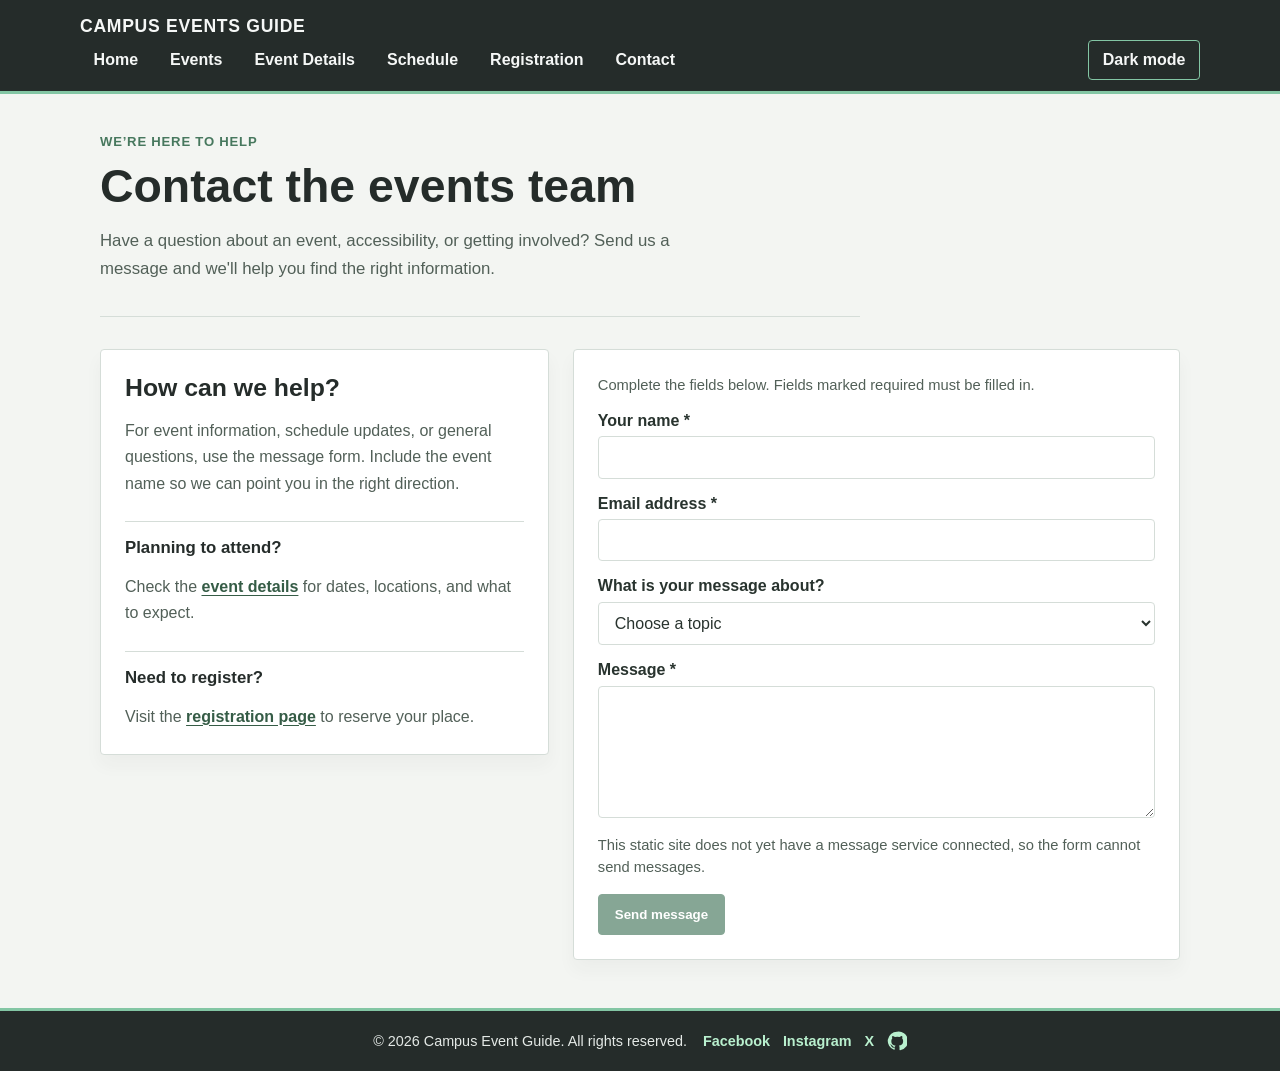
<file: contact.html>
<!DOCTYPE html>
<html lang="en">
<head>
    <meta charset="UTF-8">
    <meta name="viewport" content="width=device-width, initial-scale=1.0">
    <title>Contact | Campus Event Guide</title>
    <link rel="stylesheet" href="style.css">
</head>
<body>
    <header class="site-header">
        <div class="brand-wrap">
            <span class="brand-mark">Campus Events Guide</span>
        </div>
        <nav class="navbar" aria-label="Main navigation">
            <ul>
                <li><a href="index.html">Home</a></li>
                <li><a href="events.html">Events</a></li>
                <li><a href="event-details.html">Event Details</a></li>
                <li><a href="schedule.html">Schedule</a></li>
                <li><a href="registration.html">Registration</a></li>
                <li><a href="contact.html" aria-current="page">Contact</a></li>
            </ul>
            <label class="theme-toggle" for="theme-toggle">
                <input id="theme-toggle" type="checkbox" aria-label="Toggle dark mode">
                <span>Dark mode</span>
            </label>
        </nav>
    </header>
    <main class="content-page">
        <section class="page-intro" aria-labelledby="contact-title">
            <p class="eyebrow">We’re here to help</p>
            <h1 id="contact-title">Contact the events team</h1>
            <p>Have a question about an event, accessibility, or getting involved? Send us a message and we'll help you find the right information.</p>
        </section>

        <section class="contact-layout" aria-label="Contact information and message form">
            <div class="contact-info">
                <h2>How can we help?</h2>
                <p>For event information, schedule updates, or general questions, use the message form. Include the event name so we can point you in the right direction.</p>
                <div class="contact-note">
                    <h3>Planning to attend?</h3>
                    <p>Check the <a class="text-link" href="event-details.html">event details</a> for dates, locations, and what to expect.</p>
                </div>
                <div class="contact-note">
                    <h3>Need to register?</h3>
                    <p>Visit the <a class="text-link" href="registration.html">registration page</a> to reserve your place.</p>
                </div>
            </div>

            <form class="contact-form">
                <p class="form-note">Complete the fields below. Fields marked required must be filled in.</p>
                <div class="form-field">
                    <label for="contact-name">Your name <span aria-hidden="true">*</span></label>
                    <input id="contact-name" name="name" type="text" autocomplete="name" required>
                </div>
                <div class="form-field">
                    <label for="contact-email">Email address <span aria-hidden="true">*</span></label>
                    <input id="contact-email" name="email" type="email" autocomplete="email" required>
                </div>
                <div class="form-field">
                    <label for="contact-topic">What is your message about?</label>
                    <select id="contact-topic" name="topic">
                        <option value="">Choose a topic</option>
                        <option value="event">An upcoming event</option>
                        <option value="accessibility">Accessibility</option>
                        <option value="participation">Getting involved</option>
                        <option value="other">Something else</option>
                    </select>
                </div>
                <div class="form-field">
                    <label for="contact-message">Message <span aria-hidden="true">*</span></label>
                    <textarea id="contact-message" name="message" rows="6" required></textarea>
                </div>
                <p class="form-note">This static site does not yet have a message service connected, so the form cannot send messages.</p>
                <button class="action-link" type="button" disabled>Send message</button>
            </form>
        </section>
    </main>
    <footer class="footer">
        <div class="footer-content">
            <p>&copy; 2026 Campus Event Guide. All rights reserved.</p>
            <ul class="social-links" aria-label="Social media links">
                <li><a href="https://www.facebook.com" target="_blank" rel="noreferrer">Facebook</a></li>
                <li><a href="https://www.instagram.com" target="_blank" rel="noreferrer">Instagram</a></li>
                <li><a href="https://www.x.com" target="_blank" rel="noreferrer">X</a></li>
                <li><a href="https://github.com/s-yaseen-s/Campus-Event" target="_blank" rel="noopener noreferrer" aria-label="Campus Event Guide on GitHub" title="Campus Event Guide on GitHub"><svg class="github-icon" viewBox="0 0 24 24" aria-hidden="true"><path d="M12 .9a11.1 11.1 0 0 0-3.51 21.63c.56.1.76-.24.76-.54v-2.1c-3.1.68-3.76-1.32-3.76-1.32-.51-1.3-1.24-1.65-1.24-1.65-1.01-.69.08-.68.08-.68 1.12.08 1.71 1.15 1.71 1.15 1 .1.99 2.18 3.53 1.55.1-.72.4-1.2.71-1.48-2.48-.28-5.09-1.24-5.09-5.52 0-1.22.44-2.22 1.15-3-.12-.28-.5-1.42.11-2.96 0 0 .94-.3 3.05 1.15a10.6 10.6 0 0 1 5.55 0c2.12-1.44 3.05-1.15 3.05-1.15.61 1.54.23 2.68.11 2.96.72.78 1.15 1.78 1.15 3.01 0 4.29-2.62 5.23-5.11 5.5.4.35.76 1.03.76 2.08v3.06c0 .3.2.65.77.54A11.1 11.1 0 0 0 12 .9Z"/></svg></a></li>
            </ul>
        </div>
    </footer>
</body>
</html>
</file>
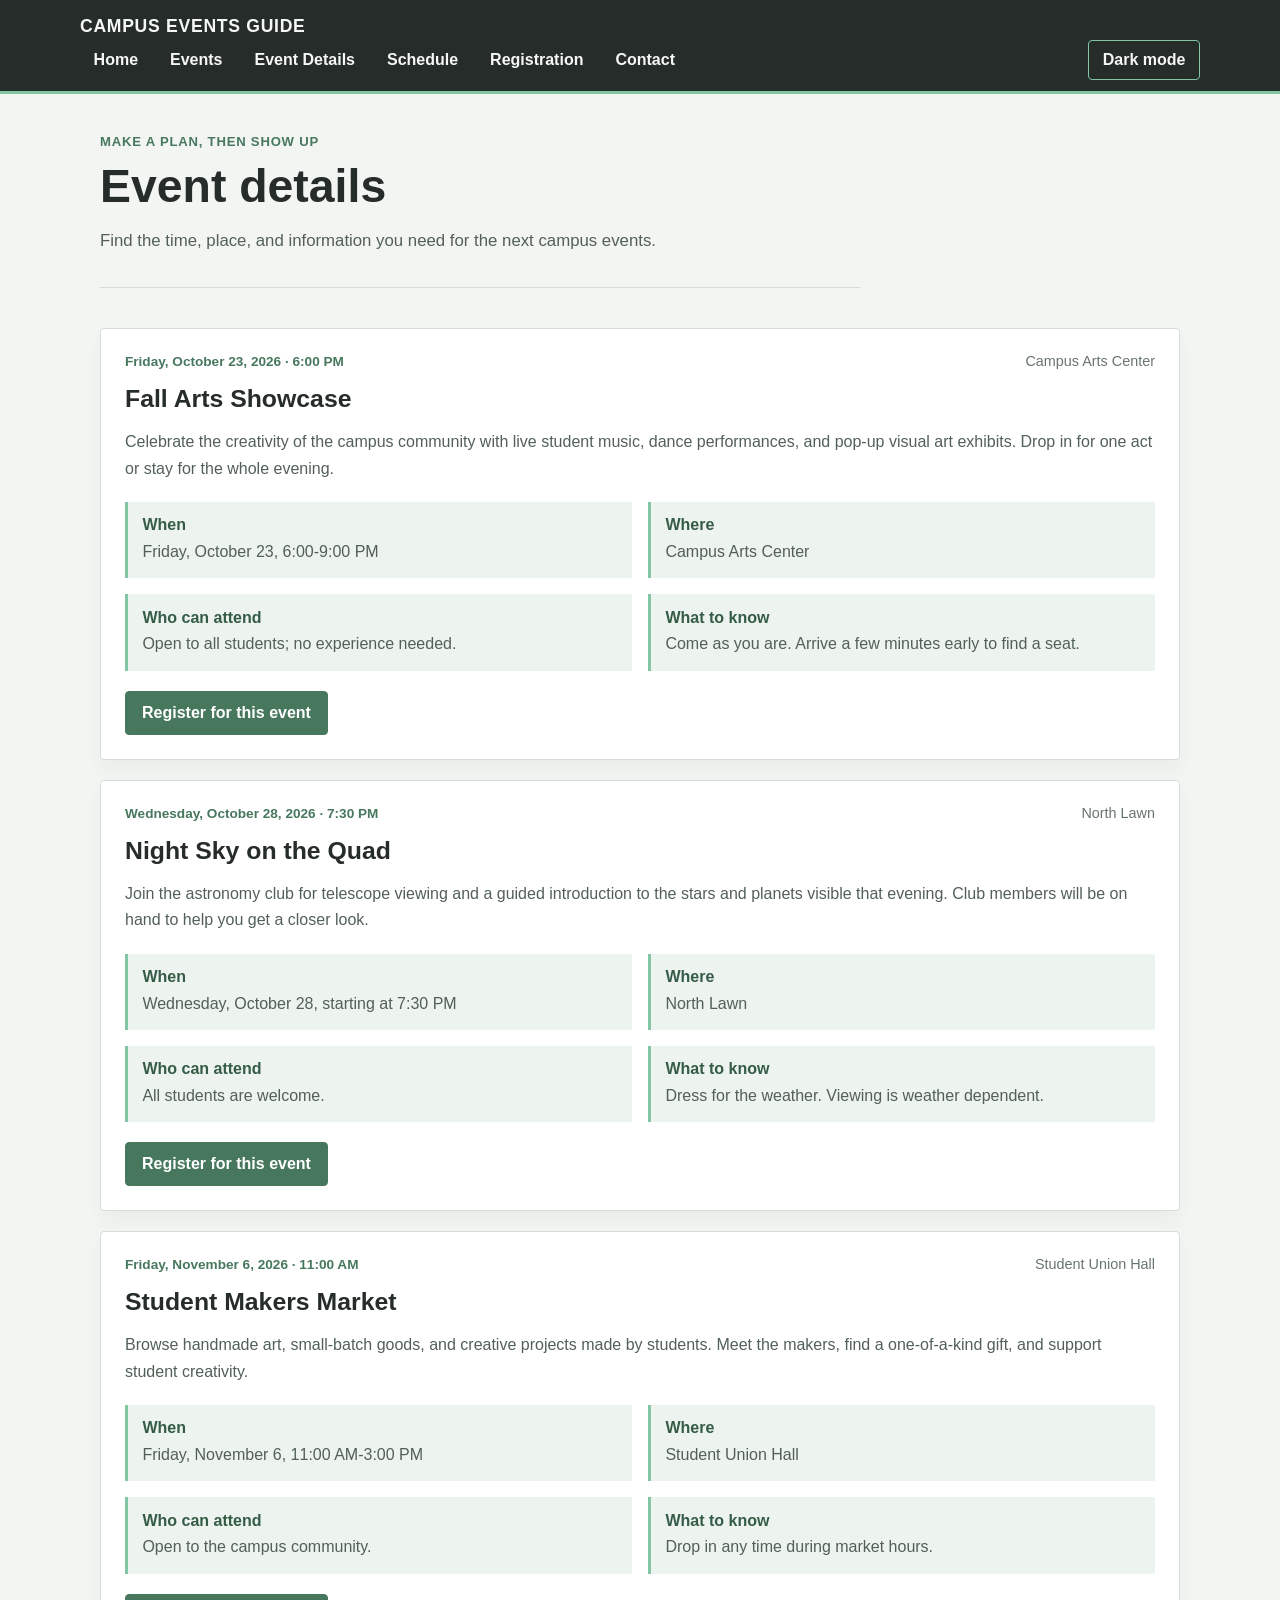
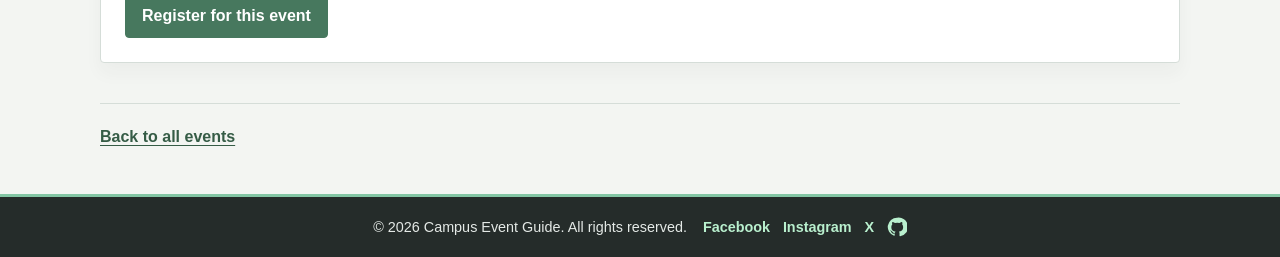
<file: event-details.html>
<!DOCTYPE html>
<html lang="en">
<head>
    <meta charset="UTF-8">
    <meta name="viewport" content="width=device-width, initial-scale=1.0">
    <title>Event Details | Campus Event Guide</title>
    <link rel="stylesheet" href="style.css">
</head>
<body>
    <header class="site-header">
        <div class="brand-wrap">
            <span class="brand-mark">Campus Events Guide</span>
        </div>
        <nav class="navbar" aria-label="Main navigation">
            <ul>
                <li><a href="index.html">Home</a></li>
                <li><a href="events.html">Events</a></li>
                <li><a href="event-details.html" aria-current="page">Event Details</a></li>
                <li><a href="schedule.html">Schedule</a></li>
                <li><a href="registration.html">Registration</a></li>
                <li><a href="contact.html">Contact</a></li>
            </ul>
            <label class="theme-toggle" for="theme-toggle">
                <input id="theme-toggle" type="checkbox" aria-label="Toggle dark mode">
                <span>Dark mode</span>
            </label>
        </nav>
    </header>
    <main class="content-page">
        <section class="page-intro" aria-labelledby="details-title">
            <p class="eyebrow">Make a plan, then show up</p>
            <h1 id="details-title">Event details</h1>
            <p>Find the time, place, and information you need for the next campus events.</p>
        </section>

        <section class="content-section detail-list" aria-label="Upcoming event details">
            <article class="detail-card" id="fall-arts-showcase">
                <div class="detail-heading">
                    <p class="event-date"><time datetime="2026-10-23">Friday, October 23, 2026</time> · 6:00 PM</p>
                    <span class="event-place">Campus Arts Center</span>
                </div>
                <h2>Fall Arts Showcase</h2>
                <p>Celebrate the creativity of the campus community with live student music, dance performances, and pop-up visual art exhibits. Drop in for one act or stay for the whole evening.</p>
                <dl class="event-facts">
                    <div><dt>When</dt><dd>Friday, October 23, 6:00-9:00 PM</dd></div>
                    <div><dt>Where</dt><dd>Campus Arts Center</dd></div>
                    <div><dt>Who can attend</dt><dd>Open to all students; no experience needed.</dd></div>
                    <div><dt>What to know</dt><dd>Come as you are. Arrive a few minutes early to find a seat.</dd></div>
                </dl>
                <a class="action-link" href="registration.html">Register for this event</a>
            </article>

            <article class="detail-card" id="night-sky-on-the-quad">
                <div class="detail-heading">
                    <p class="event-date"><time datetime="2026-10-28">Wednesday, October 28, 2026</time> · 7:30 PM</p>
                    <span class="event-place">North Lawn</span>
                </div>
                <h2>Night Sky on the Quad</h2>
                <p>Join the astronomy club for telescope viewing and a guided introduction to the stars and planets visible that evening. Club members will be on hand to help you get a closer look.</p>
                <dl class="event-facts">
                    <div><dt>When</dt><dd>Wednesday, October 28, starting at 7:30 PM</dd></div>
                    <div><dt>Where</dt><dd>North Lawn</dd></div>
                    <div><dt>Who can attend</dt><dd>All students are welcome.</dd></div>
                    <div><dt>What to know</dt><dd>Dress for the weather. Viewing is weather dependent.</dd></div>
                </dl>
                <a class="action-link" href="registration.html">Register for this event</a>
            </article>

            <article class="detail-card" id="student-makers-market">
                <div class="detail-heading">
                    <p class="event-date"><time datetime="2026-11-06">Friday, November 6, 2026</time> · 11:00 AM</p>
                    <span class="event-place">Student Union Hall</span>
                </div>
                <h2>Student Makers Market</h2>
                <p>Browse handmade art, small-batch goods, and creative projects made by students. Meet the makers, find a one-of-a-kind gift, and support student creativity.</p>
                <dl class="event-facts">
                    <div><dt>When</dt><dd>Friday, November 6, 11:00 AM-3:00 PM</dd></div>
                    <div><dt>Where</dt><dd>Student Union Hall</dd></div>
                    <div><dt>Who can attend</dt><dd>Open to the campus community.</dd></div>
                    <div><dt>What to know</dt><dd>Drop in any time during market hours.</dd></div>
                </dl>
                <a class="action-link" href="registration.html">Register for this event</a>
            </article>
        </section>

        <p class="back-link"><a class="text-link" href="events.html">Back to all events</a></p>
    </main>
    <footer class="footer">
        <div class="footer-content">
            <p>&copy; 2026 Campus Event Guide. All rights reserved.</p>
            <ul class="social-links" aria-label="Social media links">
                <li><a href="https://www.facebook.com" target="_blank" rel="noreferrer">Facebook</a></li>
                <li><a href="https://www.instagram.com" target="_blank" rel="noreferrer">Instagram</a></li>
                <li><a href="https://www.x.com" target="_blank" rel="noreferrer">X</a></li>
                <li><a href="https://github.com/s-yaseen-s/Campus-Event" target="_blank" rel="noopener noreferrer" aria-label="Campus Event Guide on GitHub" title="Campus Event Guide on GitHub"><svg class="github-icon" viewBox="0 0 24 24" aria-hidden="true"><path d="M12 .9a11.1 11.1 0 0 0-3.51 21.63c.56.1.76-.24.76-.54v-2.1c-3.1.68-3.76-1.32-3.76-1.32-.51-1.3-1.24-1.65-1.24-1.65-1.01-.69.08-.68.08-.68 1.12.08 1.71 1.15 1.71 1.15 1 .1.99 2.18 3.53 1.55.1-.72.4-1.2.71-1.48-2.48-.28-5.09-1.24-5.09-5.52 0-1.22.44-2.22 1.15-3-.12-.28-.5-1.42.11-2.96 0 0 .94-.3 3.05 1.15a10.6 10.6 0 0 1 5.55 0c2.12-1.44 3.05-1.15 3.05-1.15.61 1.54.23 2.68.11 2.96.72.78 1.15 1.78 1.15 3.01 0 4.29-2.62 5.23-5.11 5.5.4.35.76 1.03.76 2.08v3.06c0 .3.2.65.77.54A11.1 11.1 0 0 0 12 .9Z"/></svg></a></li>
            </ul>
        </div>
    </footer>
</body>
</html>
</file>
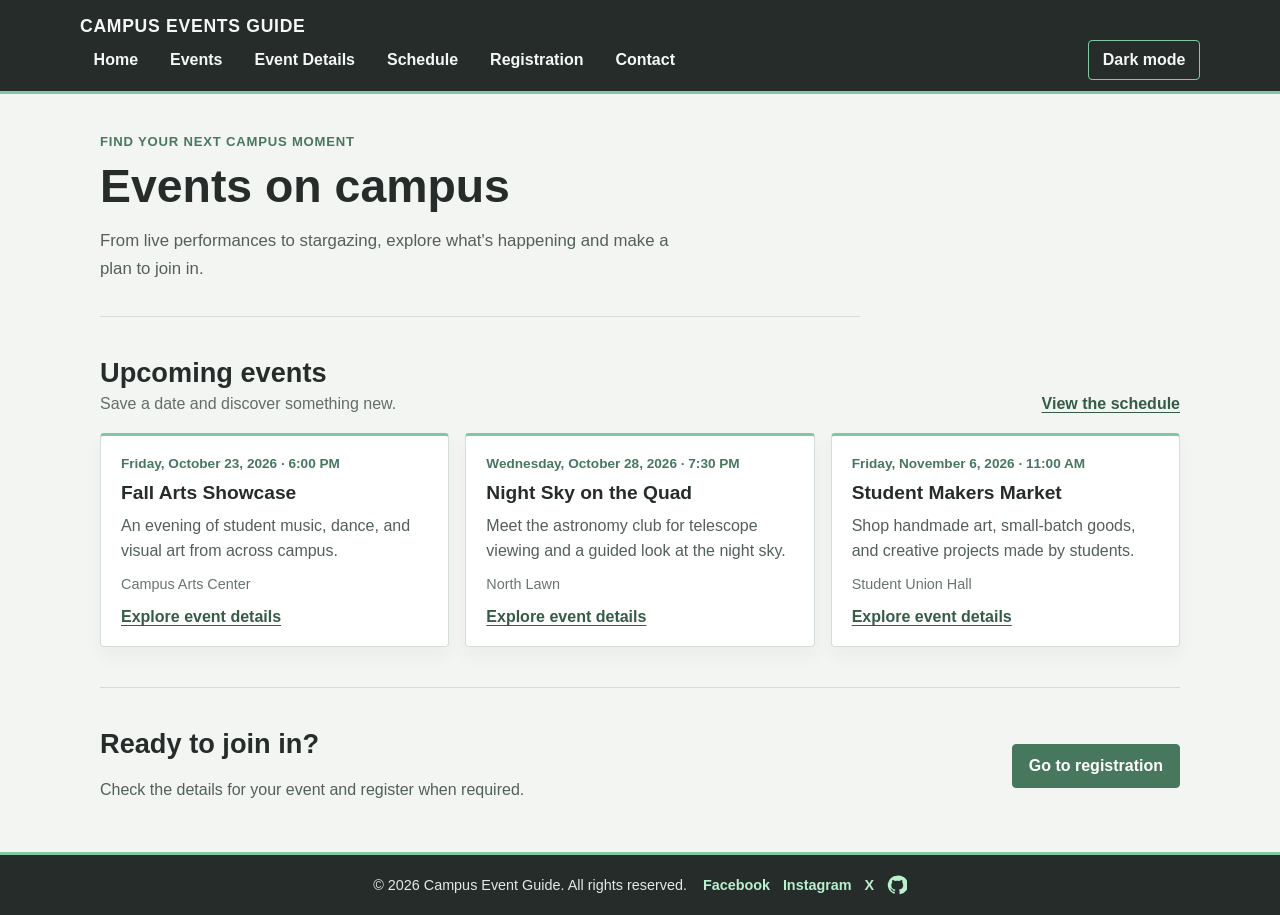
<file: events.html>
<!DOCTYPE html>
<html lang="en">
<head>
    <meta charset="UTF-8">
    <meta name="viewport" content="width=device-width, initial-scale=1.0">
    <title>Events | Campus Event Guide</title>
    <link rel="stylesheet" href="style.css">
</head>
<body>
    <header class="site-header">
        <div class="brand-wrap">
            <span class="brand-mark">Campus Events Guide</span>
        </div>
        <nav class="navbar" aria-label="Main navigation">
            <ul>
                <li><a href="index.html">Home</a></li>
                <li><a href="events.html" aria-current="page">Events</a></li>
                <li><a href="event-details.html">Event Details</a></li>
                <li><a href="schedule.html">Schedule</a></li>
                <li><a href="registration.html">Registration</a></li>
                <li><a href="contact.html">Contact</a></li>
            </ul>
            <label class="theme-toggle" for="theme-toggle">
                <input id="theme-toggle" type="checkbox" aria-label="Toggle dark mode">
                <span>Dark mode</span>
            </label>
        </nav>
    </header>
    <main class="content-page">
        <section class="page-intro" aria-labelledby="events-title">
            <p class="eyebrow">Find your next campus moment</p>
            <h1 id="events-title">Events on campus</h1>
            <p>From live performances to stargazing, explore what's happening and make a plan to join in.</p>
        </section>

        <section class="content-section" aria-labelledby="upcoming-events-title">
            <div class="section-heading">
                <div>
                    <h2 id="upcoming-events-title">Upcoming events</h2>
                    <p>Save a date and discover something new.</p>
                </div>
                <a class="text-link" href="schedule.html">View the schedule</a>
            </div>
            <div class="event-list">
                <article class="event-card">
                    <p class="event-date"><time datetime="2026-10-23">Friday, October 23, 2026</time> · 6:00 PM</p>
                    <h3>Fall Arts Showcase</h3>
                    <p>An evening of student music, dance, and visual art from across campus.</p>
                    <span class="event-place">Campus Arts Center</span>
                    <a class="text-link" href="event-details.html#fall-arts-showcase">Explore event details</a>
                </article>
                <article class="event-card">
                    <p class="event-date"><time datetime="2026-10-28">Wednesday, October 28, 2026</time> · 7:30 PM</p>
                    <h3>Night Sky on the Quad</h3>
                    <p>Meet the astronomy club for telescope viewing and a guided look at the night sky.</p>
                    <span class="event-place">North Lawn</span>
                    <a class="text-link" href="event-details.html#night-sky-on-the-quad">Explore event details</a>
                </article>
                <article class="event-card">
                    <p class="event-date"><time datetime="2026-11-06">Friday, November 6, 2026</time> · 11:00 AM</p>
                    <h3>Student Makers Market</h3>
                    <p>Shop handmade art, small-batch goods, and creative projects made by students.</p>
                    <span class="event-place">Student Union Hall</span>
                    <a class="text-link" href="event-details.html#student-makers-market">Explore event details</a>
                </article>
            </div>
        </section>

        <section class="visit-section page-cta" aria-labelledby="plan-title">
            <div class="visit-copy">
                <h2 id="plan-title">Ready to join in?</h2>
                <p>Check the details for your event and register when required.</p>
            </div>
            <a class="action-link" href="registration.html">Go to registration</a>
        </section>
    </main>
    <footer class="footer">
        <div class="footer-content">
            <p>&copy; 2026 Campus Event Guide. All rights reserved.</p>
            <ul class="social-links" aria-label="Social media links">
                <li><a href="https://www.facebook.com" target="_blank" rel="noreferrer">Facebook</a></li>
                <li><a href="https://www.instagram.com" target="_blank" rel="noreferrer">Instagram</a></li>
                <li><a href="https://www.x.com" target="_blank" rel="noreferrer">X</a></li>
                <li><a href="https://github.com/s-yaseen-s/Campus-Event" target="_blank" rel="noopener noreferrer" aria-label="Campus Event Guide on GitHub" title="Campus Event Guide on GitHub"><svg class="github-icon" viewBox="0 0 24 24" aria-hidden="true"><path d="M12 .9a11.1 11.1 0 0 0-3.51 21.63c.56.1.76-.24.76-.54v-2.1c-3.1.68-3.76-1.32-3.76-1.32-.51-1.3-1.24-1.65-1.24-1.65-1.01-.69.08-.68.08-.68 1.12.08 1.71 1.15 1.71 1.15 1 .1.99 2.18 3.53 1.55.1-.72.4-1.2.71-1.48-2.48-.28-5.09-1.24-5.09-5.52 0-1.22.44-2.22 1.15-3-.12-.28-.5-1.42.11-2.96 0 0 .94-.3 3.05 1.15a10.6 10.6 0 0 1 5.55 0c2.12-1.44 3.05-1.15 3.05-1.15.61 1.54.23 2.68.11 2.96.72.78 1.15 1.78 1.15 3.01 0 4.29-2.62 5.23-5.11 5.5.4.35.76 1.03.76 2.08v3.06c0 .3.2.65.77.54A11.1 11.1 0 0 0 12 .9Z"/></svg></a></li>
            </ul>
        </div>
    </footer>
</body>
</html>
</file>
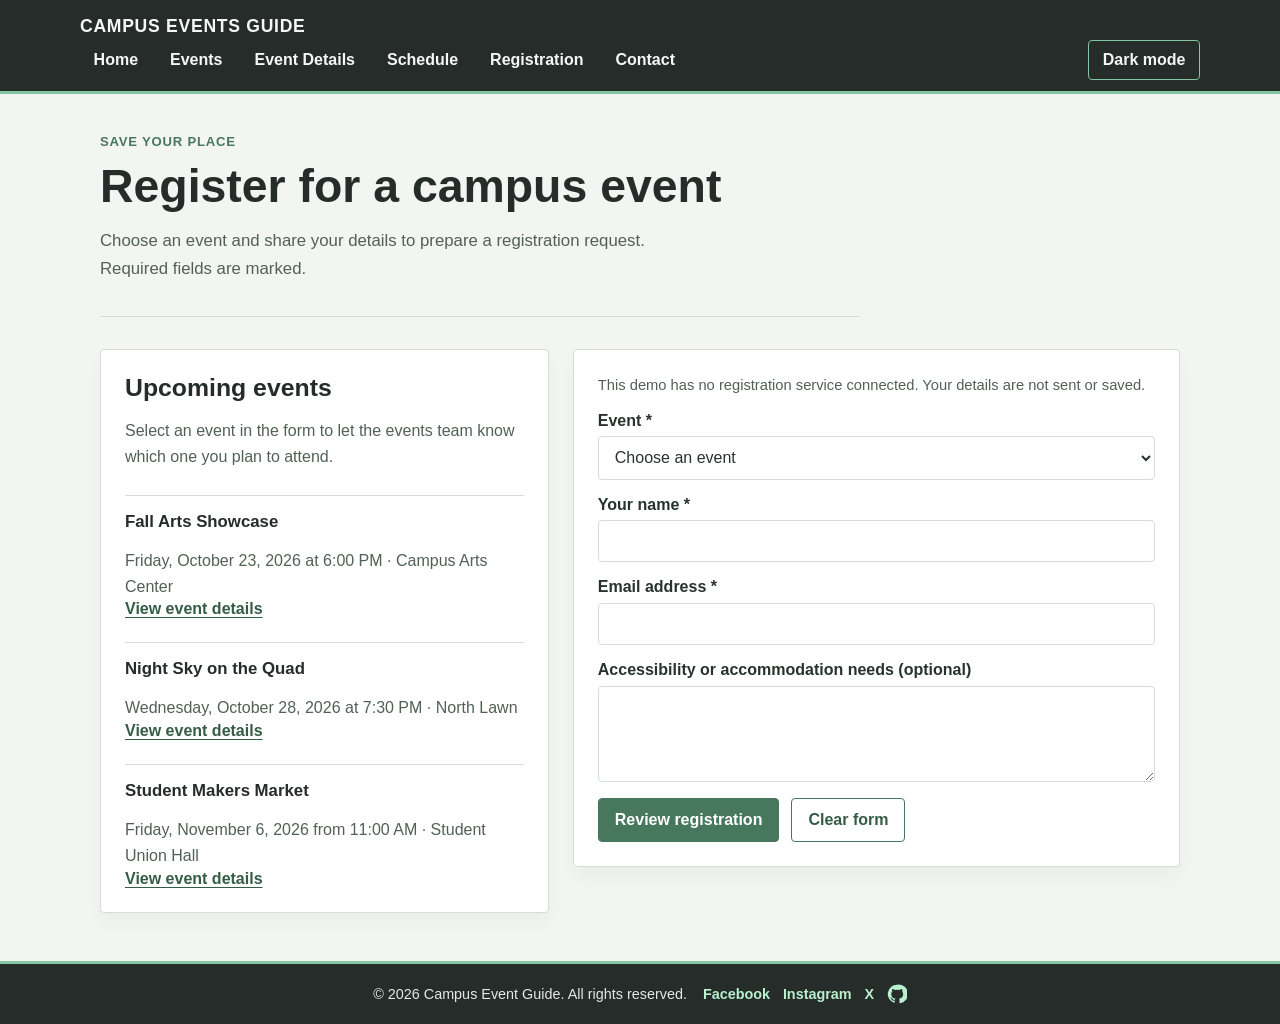
<file: registration.html>
<!DOCTYPE html>
<html lang="en">
<head>
    <meta charset="UTF-8">
    <meta name="viewport" content="width=device-width, initial-scale=1.0">
    <title>Registration | Campus Event Guide</title>
    <link rel="stylesheet" href="style.css">
</head>
<body>
    <header class="site-header">
        <div class="brand-wrap">
            <span class="brand-mark">Campus Events Guide</span>
        </div>
        <nav class="navbar" aria-label="Main navigation">
            <ul>
                <li><a href="index.html">Home</a></li>
                <li><a href="events.html">Events</a></li>
                <li><a href="event-details.html">Event Details</a></li>
                <li><a href="schedule.html">Schedule</a></li>
                <li><a href="registration.html" aria-current="page">Registration</a></li>
                <li><a href="contact.html">Contact</a></li>
            </ul>
            <label class="theme-toggle" for="theme-toggle">
                <input id="theme-toggle" type="checkbox" aria-label="Toggle dark mode">
                <span>Dark mode</span>
            </label>
        </nav>
    </header>
    <main class="content-page">
        <section class="page-intro" aria-labelledby="registration-title">
            <p class="eyebrow">Save your place</p>
            <h1 id="registration-title">Register for a campus event</h1>
            <p>Choose an event and share your details to prepare a registration request. Required fields are marked.</p>
        </section>

        <section class="contact-layout" aria-label="Event registration form and information">
            <div class="contact-info">
                <h2>Upcoming events</h2>
                <p>Select an event in the form to let the events team know which one you plan to attend.</p>
                <div class="contact-note">
                    <h3>Fall Arts Showcase</h3>
                    <p>Friday, October 23, 2026 at 6:00 PM · Campus Arts Center</p>
                    <a class="text-link" href="event-details.html#fall-arts-showcase">View event details</a>
                </div>
                <div class="contact-note">
                    <h3>Night Sky on the Quad</h3>
                    <p>Wednesday, October 28, 2026 at 7:30 PM · North Lawn</p>
                    <a class="text-link" href="event-details.html#night-sky-on-the-quad">View event details</a>
                </div>
                <div class="contact-note">
                    <h3>Student Makers Market</h3>
                    <p>Friday, November 6, 2026 from 11:00 AM · Student Union Hall</p>
                    <a class="text-link" href="event-details.html#student-makers-market">View event details</a>
                </div>
            </div>

            <form class="contact-form" id="registration-form">
                <p class="form-note">This demo has no registration service connected. Your details are not sent or saved.</p>
                <div class="form-field">
                    <label for="registration-event">Event <span aria-hidden="true">*</span></label>
                    <select id="registration-event" name="event" required>
                        <option value="">Choose an event</option>
                        <option value="fall-arts-showcase">Fall Arts Showcase — October 23</option>
                        <option value="night-sky-on-the-quad">Night Sky on the Quad — October 28</option>
                        <option value="student-makers-market">Student Makers Market — November 6</option>
                    </select>
                </div>
                <div class="form-field">
                    <label for="registration-name">Your name <span aria-hidden="true">*</span></label>
                    <input id="registration-name" name="name" type="text" autocomplete="name" required>
                </div>
                <div class="form-field">
                    <label for="registration-email">Email address <span aria-hidden="true">*</span></label>
                    <input id="registration-email" name="email" type="email" autocomplete="email" required>
                </div>
                <div class="form-field">
                    <label for="registration-notes">Accessibility or accommodation needs <span>(optional)</span></label>
                    <textarea id="registration-notes" name="accessibility-needs" rows="4"></textarea>
                </div>
                <div class="registration-actions">
                    <button class="action-link" type="submit">Review registration</button>
                    <button class="action-link secondary" type="reset">Clear form</button>
                </div>
                <p class="form-note" id="registration-status" role="status" aria-live="polite"></p>
            </form>
        </section>
    </main>
    <footer class="footer">
        <div class="footer-content">
            <p>&copy; 2026 Campus Event Guide. All rights reserved.</p>
            <ul class="social-links" aria-label="Social media links">
                <li><a href="https://www.facebook.com" target="_blank" rel="noreferrer">Facebook</a></li>
                <li><a href="https://www.instagram.com" target="_blank" rel="noreferrer">Instagram</a></li>
                <li><a href="https://www.x.com" target="_blank" rel="noreferrer">X</a></li>
                <li><a href="https://github.com/s-yaseen-s/Campus-Event" target="_blank" rel="noopener noreferrer" aria-label="Campus Event Guide on GitHub" title="Campus Event Guide on GitHub"><svg class="github-icon" viewBox="0 0 24 24" aria-hidden="true"><path d="M12 .9a11.1 11.1 0 0 0-3.51 21.63c.56.1.76-.24.76-.54v-2.1c-3.1.68-3.76-1.32-3.76-1.32-.51-1.3-1.24-1.65-1.24-1.65-1.01-.69.08-.68.08-.68 1.12.08 1.71 1.15 1.71 1.15 1 .1.99 2.18 3.53 1.55.1-.72.4-1.2.71-1.48-2.48-.28-5.09-1.24-5.09-5.52 0-1.22.44-2.22 1.15-3-.12-.28-.5-1.42.11-2.96 0 0 .94-.3 3.05 1.15a10.6 10.6 0 0 1 5.55 0c2.12-1.44 3.05-1.15 3.05-1.15.61 1.54.23 2.68.11 2.96.72.78 1.15 1.78 1.15 3.01 0 4.29-2.62 5.23-5.11 5.5.4.35.76 1.03.76 2.08v3.06c0 .3.2.65.77.54A11.1 11.1 0 0 0 12 .9Z"/></svg></a></li>
            </ul>
        </div>
    </footer>
    <script>
        const registrationForm = document.getElementById("registration-form");
        const registrationStatus = document.getElementById("registration-status");

        registrationForm.addEventListener("submit", (event) => {
            event.preventDefault();
            const selectedEvent = registrationForm.elements.event.selectedOptions[0].text;
            registrationStatus.textContent = `Your details for ${selectedEvent} are ready. This demo does not send or save registrations.`;
        });

        registrationForm.addEventListener("reset", () => {
            registrationStatus.textContent = "";
        });
    </script>
</body>
</html>
</file>
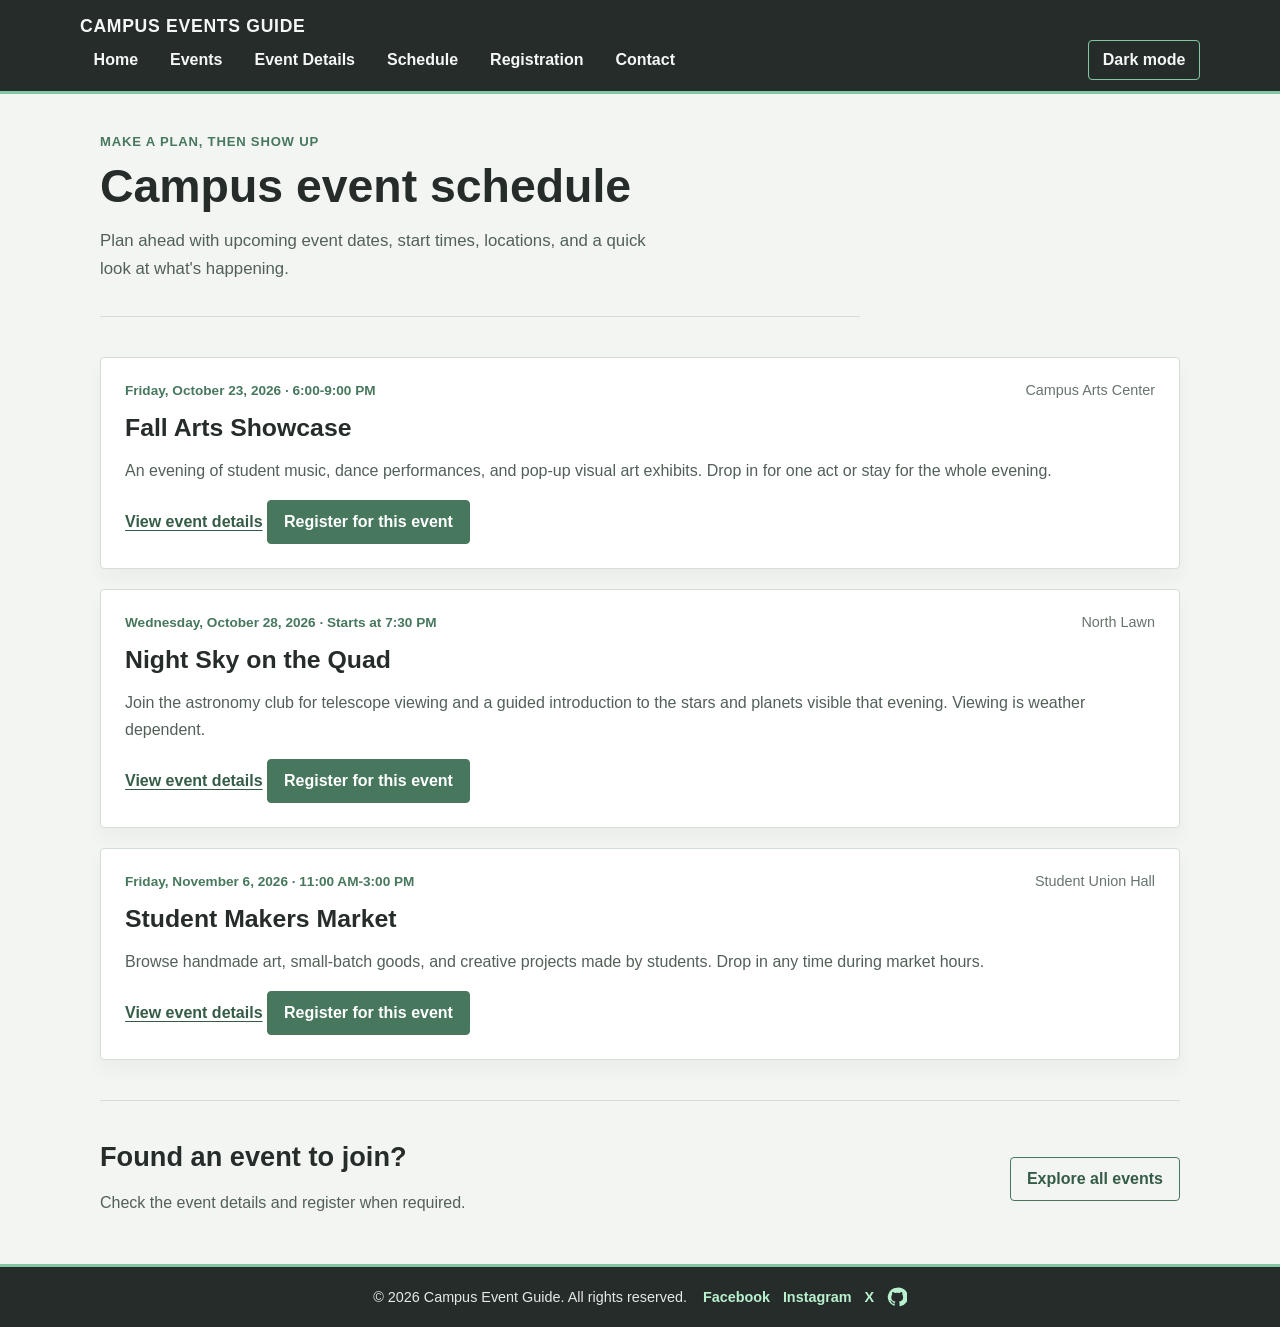
<file: schedule.html>
<!DOCTYPE html>
<html lang="en">
<head>
    <meta charset="UTF-8">
    <meta name="viewport" content="width=device-width, initial-scale=1.0">
    <title>Schedule | Campus Event Guide</title>
    <link rel="stylesheet" href="style.css">
</head>
<body>
    <header class="site-header">
        <div class="brand-wrap">
            <span class="brand-mark">Campus Events Guide</span>
        </div>
        <nav class="navbar" aria-label="Main navigation">
            <ul>
                <li><a href="index.html">Home</a></li>
                <li><a href="events.html">Events</a></li>
                <li><a href="event-details.html">Event Details</a></li>
                <li><a href="schedule.html" aria-current="page">Schedule</a></li>
                <li><a href="registration.html">Registration</a></li>
                <li><a href="contact.html">Contact</a></li>
            </ul>
            <label class="theme-toggle" for="theme-toggle">
                <input id="theme-toggle" type="checkbox" aria-label="Toggle dark mode">
                <span>Dark mode</span>
            </label>
        </nav>
    </header>
    <main class="content-page">
        <section class="page-intro" aria-labelledby="schedule-title">
            <p class="eyebrow">Make a plan, then show up</p>
            <h1 id="schedule-title">Campus event schedule</h1>
            <p>Plan ahead with upcoming event dates, start times, locations, and a quick look at what's happening.</p>
        </section>

        <section class="content-section detail-list" aria-label="Upcoming event schedule">
            <article class="detail-card" id="fall-arts-showcase">
                <div class="detail-heading">
                    <p class="event-date"><time datetime="2026-10-23">Friday, October 23, 2026</time> · 6:00-9:00 PM</p>
                    <span class="event-place">Campus Arts Center</span>
                </div>
                <h2>Fall Arts Showcase</h2>
                <p>An evening of student music, dance performances, and pop-up visual art exhibits. Drop in for one act or stay for the whole evening.</p>
                <a class="text-link" href="event-details.html#fall-arts-showcase">View event details</a>
                <a class="action-link" href="registration.html">Register for this event</a>
            </article>

            <article class="detail-card" id="night-sky-on-the-quad">
                <div class="detail-heading">
                    <p class="event-date"><time datetime="2026-10-28">Wednesday, October 28, 2026</time> · Starts at 7:30 PM</p>
                    <span class="event-place">North Lawn</span>
                </div>
                <h2>Night Sky on the Quad</h2>
                <p>Join the astronomy club for telescope viewing and a guided introduction to the stars and planets visible that evening. Viewing is weather dependent.</p>
                <a class="text-link" href="event-details.html#night-sky-on-the-quad">View event details</a>
                <a class="action-link" href="registration.html">Register for this event</a>
            </article>

            <article class="detail-card" id="student-makers-market">
                <div class="detail-heading">
                    <p class="event-date"><time datetime="2026-11-06">Friday, November 6, 2026</time> · 11:00 AM-3:00 PM</p>
                    <span class="event-place">Student Union Hall</span>
                </div>
                <h2>Student Makers Market</h2>
                <p>Browse handmade art, small-batch goods, and creative projects made by students. Drop in any time during market hours.</p>
                <a class="text-link" href="event-details.html#student-makers-market">View event details</a>
                <a class="action-link" href="registration.html">Register for this event</a>
            </article>
        </section>

        <section class="visit-section page-cta" aria-labelledby="schedule-cta-title">
            <div class="visit-copy">
                <h2 id="schedule-cta-title">Found an event to join?</h2>
                <p>Check the event details and register when required.</p>
            </div>
            <a class="action-link secondary" href="events.html">Explore all events</a>
        </section>
    </main>
    <footer class="footer">
        <div class="footer-content">
            <p>&copy; 2026 Campus Event Guide. All rights reserved.</p>
            <ul class="social-links" aria-label="Social media links">
                <li><a href="https://www.facebook.com" target="_blank" rel="noreferrer">Facebook</a></li>
                <li><a href="https://www.instagram.com" target="_blank" rel="noreferrer">Instagram</a></li>
                <li><a href="https://www.x.com" target="_blank" rel="noreferrer">X</a></li>
                <li><a href="https://github.com/s-yaseen-s/Campus-Event" target="_blank" rel="noopener noreferrer" aria-label="Campus Event Guide on GitHub" title="Campus Event Guide on GitHub"><svg class="github-icon" viewBox="0 0 24 24" aria-hidden="true"><path d="M12 .9a11.1 11.1 0 0 0-3.51 21.63c.56.1.76-.24.76-.54v-2.1c-3.1.68-3.76-1.32-3.76-1.32-.51-1.3-1.24-1.65-1.24-1.65-1.01-.69.08-.68.08-.68 1.12.08 1.71 1.15 1.71 1.15 1 .1.99 2.18 3.53 1.55.1-.72.4-1.2.71-1.48-2.48-.28-5.09-1.24-5.09-5.52 0-1.22.44-2.22 1.15-3-.12-.28-.5-1.42.11-2.96 0 0 .94-.3 3.05 1.15a10.6 10.6 0 0 1 5.55 0c2.12-1.44 3.05-1.15 3.05-1.15.61 1.54.23 2.68.11 2.96.72.78 1.15 1.78 1.15 3.01 0 4.29-2.62 5.23-5.11 5.5.4.35.76 1.03.76 2.08v3.06c0 .3.2.65.77.54A11.1 11.1 0 0 0 12 .9Z"/></svg></a></li>
            </ul>
        </div>
    </footer>
</body>
</html>
</file>
<file: style.css>
:root {
    --bg: #f3f5f2;
    --surface: #ffffff;
    --surface-alt: #edf3ee;
    --text: #28332e;
    --muted: #526058;
    --accent: #47785e;
    --accent-strong: #355c46;
    --accent-soft: #83c6a4;
    --border: #d5ddd8;
    --shadow: rgba(28, 39, 34, 0.08);
}

* {
    box-sizing: border-box;
}

html {
    scroll-behavior: smooth;
}

body {
    min-height: 100vh;
    margin: 0;
    display: flex;
    flex-direction: column;
    background: var(--bg);
    color: var(--text);
    font-family: Arial, Helvetica, sans-serif;
}

img {
    max-width: 100%;
}

.site-header {
    background-color: #252c2a;
    border-bottom: 3px solid var(--accent-soft);
    position: sticky;
    top: 0;
    z-index: 10;
}

.brand-wrap {
    width: min(1120px, calc(100% - 2.5rem));
    margin: 0 auto;
    padding: 1rem 0 0.2rem;
}

.brand-mark {
    display: inline-block;
    color: #f5f7f6;
    font-size: 1.1rem;
    font-weight: 700;
    letter-spacing: 0.04em;
    text-transform: uppercase;
}

.navbar {
    width: min(1120px, calc(100% - 2.5rem));
    margin: 0 auto;
    color: #f5f7f6;
    padding: 0 0 0.65rem;
    display: flex;
    justify-content: space-between;
    align-items: center;
    flex-wrap: wrap;
}

.navbar ul {
    display: flex;
    align-items: center;
    justify-content: center;
    flex-wrap: wrap;
    gap: 0.3rem;
    list-style: none;
    margin: 0;
    padding: 0;
}

.navbar a {
    display: block;
    padding: 0.65rem 0.85rem;
    border-radius: 4px;
    color: inherit;
    font-weight: 600;
    text-decoration: none;
    transition: background-color 160ms ease, color 160ms ease;
}

.navbar a:hover,
.navbar a:focus-visible {
    background-color: #3a4842;
    color: #b9f0ce;
}

.theme-toggle {
    position: relative;
    display: inline-flex;
    align-items: center;
    justify-content: center;
    min-height: 40px;
    margin-left: auto;
    padding: 0.55rem 0.85rem;
    border: 1px solid var(--accent-soft);
    border-radius: 4px;
    background: transparent;
    color: #f5f7f6;
    font: inherit;
    font-weight: 600;
    cursor: pointer;
    transition: background-color 160ms ease, color 160ms ease, border-color 160ms ease;
}

.theme-toggle input {
    position: absolute;
    inset: 0;
    width: 100%;
    height: 100%;
    margin: 0;
    opacity: 0;
    cursor: pointer;
}

.theme-toggle:hover,
.theme-toggle:focus-within {
    background-color: #3a4842;
    color: #b9f0ce;
}

.home-page {
    width: min(1120px, 100%);
    flex: 1;
    margin: 0 auto;
    padding: 2.5rem 1.25rem 3rem;
    color: var(--text);
}

.content-page {
    width: min(1120px, 100%);
    flex: 1;
    margin: 0 auto;
    padding: 2.5rem 1.25rem 3rem;
    color: var(--text);
}

.page-intro {
    max-width: 760px;
    padding-bottom: 2rem;
    border-bottom: 1px solid var(--border);
}

.page-intro h1 {
    margin: 0;
    color: #252c2a;
    font-size: clamp(2.2rem, 4vw, 2.9rem);
    line-height: 1.08;
}

.page-intro > p:last-child {
    max-width: 62ch;
    margin: 1rem 0 0;
    color: var(--muted);
    font-size: 1.05rem;
    line-height: 1.7;
}

.content-section {
    padding: 2.5rem 0;
    border-bottom: 1px solid var(--border);
}

.page-cta {
    padding-top: 2rem;
}

.detail-list {
    display: grid;
    gap: 1.25rem;
}

.detail-card,
.contact-info,
.contact-form {
    padding: 1.5rem;
    border: 1px solid var(--border);
    border-radius: 4px;
    background: var(--surface);
    box-shadow: 0 10px 18px rgba(40, 51, 46, 0.04);
}

.detail-card {
    scroll-margin-top: 10rem;
}

.detail-heading {
    display: flex;
    align-items: baseline;
    justify-content: space-between;
    flex-wrap: wrap;
    gap: 0.25rem 1rem;
}

.detail-heading .event-place {
    margin: 0;
}

.detail-card h2,
.contact-info h2 {
    margin: 0.35rem 0 0.75rem;
    color: #252c2a;
    font-size: 1.55rem;
}

.detail-card > p,
.contact-info > p,
.contact-note p {
    color: var(--muted);
    line-height: 1.65;
}

.event-facts {
    display: grid;
    grid-template-columns: repeat(2, minmax(0, 1fr));
    gap: 1rem;
    margin: 1.25rem 0;
}

.event-facts div {
    padding: 0.9rem;
    border-left: 3px solid var(--accent-soft);
    background: var(--surface-alt);
}

.event-facts dt {
    color: var(--accent-strong);
    font-weight: 700;
}

.event-facts dd {
    margin: 0.35rem 0 0;
    color: var(--muted);
    line-height: 1.5;
}

.back-link {
    margin: 1.5rem 0 0;
}

.contact-layout {
    display: grid;
    grid-template-columns: 0.85fr 1.15fr;
    align-items: start;
    gap: 1.5rem;
    padding-top: 2rem;
}

.contact-info h2 {
    margin-top: 0;
}

.contact-note {
    margin-top: 1.5rem;
    padding-top: 1rem;
    border-top: 1px solid var(--border);
}

.contact-note h3 {
    margin: 0;
    color: #252c2a;
    font-size: 1.05rem;
}

.contact-note p {
    margin-bottom: 0;
}

.contact-form {
    display: grid;
    gap: 1rem;
}

.registration-actions {
    display: flex;
    flex-wrap: wrap;
    gap: 0.75rem;
}

.registration-actions .action-link {
    font-family: inherit;
    font-size: 1rem;
    cursor: pointer;
}

.form-note {
    margin: 0;
    color: var(--muted);
    font-size: 0.92rem;
    line-height: 1.5;
}

#registration-status:empty {
    display: none;
}

.form-field {
    display: grid;
    gap: 0.4rem;
}

.form-field label {
    color: var(--text);
    font-weight: 700;
}

.form-field input,
.form-field select,
.form-field textarea {
    width: 100%;
    padding: 0.7rem 0.75rem;
    border: 1px solid var(--border);
    border-radius: 4px;
    background: var(--surface);
    color: var(--text);
    font: inherit;
}

.form-field textarea {
    resize: vertical;
}

.form-field input:focus,
.form-field select:focus,
.form-field textarea:focus {
    outline: 2px solid var(--accent);
    outline-offset: 2px;
}

.contact-form .action-link:disabled {
    width: fit-content;
    cursor: not-allowed;
    opacity: 0.65;
}

.home-intro {
    display: grid;
    grid-template-columns: 1fr 0.9fr;
    align-items: center;
    gap: 2.5rem;
    padding-bottom: 2.75rem;
    border-bottom: 1px solid var(--border);
}

.eyebrow {
    margin: 0 0 0.75rem;
    color: var(--accent);
    font-size: 0.82rem;
    font-weight: 700;
    text-transform: uppercase;
    letter-spacing: 0.06em;
}

.home-intro h1 {
    max-width: 12ch;
    margin: 0;
    color: #252c2a;
    font-size: clamp(2.2rem, 4vw, 2.9rem);
    line-height: 1.08;
}

.home-intro p:not(.eyebrow) {
    max-width: 54ch;
    margin: 1rem 0 1.5rem;
    color: var(--muted);
    font-size: 1.05rem;
    line-height: 1.7;
}

.intro-actions,
.visit-section {
    display: flex;
    flex-wrap: wrap;
    gap: 0.75rem;
}

.action-link {
    display: inline-block;
    padding: 0.75rem 1rem;
    border: 1px solid var(--accent);
    border-radius: 4px;
    color: #fff;
    background: var(--accent);
    font-weight: 700;
    text-decoration: none;
    transition: background-color 160ms ease, color 160ms ease, transform 160ms ease;
}

.action-link.secondary {
    color: var(--accent-strong);
    background: transparent;
}

.action-link:hover,
.action-link:focus-visible,
.text-link:hover,
.text-link:focus-visible {
    background: var(--accent-strong);
    color: #fff;
    transform: translateY(-1px);
}

.action-link:focus-visible,
.text-link:focus-visible,
.theme-toggle:focus-within {
    outline: 2px solid var(--accent);
    outline-offset: 3px;
}

.intro-image {
    display: block;
    width: 100%;
    aspect-ratio: 16 / 11;
    object-fit: cover;
    border-radius: 4px;
    box-shadow: 0 18px 30px var(--shadow);
}

.home-section {
    padding: 2.5rem 0;
    border-bottom: 1px solid var(--border);
}

.section-heading {
    display: flex;
    align-items: end;
    justify-content: space-between;
    gap: 1rem;
    margin-bottom: 1.25rem;
}

.section-heading h2,
.feature-copy h2,
.visit-copy h2 {
    margin: 0;
    color: #252c2a;
    font-size: 1.7rem;
}

.section-heading p {
    margin: 0.4rem 0 0;
    color: #626e67;
}

.text-link {
    color: var(--accent-strong);
    font-weight: 700;
    text-underline-offset: 3px;
    transition: color 160ms ease, background-color 160ms ease;
}

.event-list {
    display: grid;
    grid-template-columns: repeat(3, minmax(0, 1fr));
    gap: 1rem;
}

.event-card {
    padding: 1.25rem;
    border: 1px solid var(--border);
    border-top: 3px solid var(--accent-soft);
    border-radius: 4px;
    background: var(--surface);
    box-shadow: 0 10px 18px rgba(40, 51, 46, 0.04);
    transition: transform 160ms ease, box-shadow 160ms ease;
}

.event-card:hover {
    transform: translateY(-2px);
    box-shadow: 0 14px 22px rgba(40, 51, 46, 0.08);
}

.event-date {
    margin: 0 0 0.65rem;
    color: var(--accent);
    font-size: 0.85rem;
    font-weight: 700;
}

.event-card h3 {
    margin: 0 0 0.65rem;
    color: #252c2a;
    font-size: 1.2rem;
}

.event-card p:not(.event-date) {
    margin: 0 0 0.8rem;
    color: var(--muted);
    line-height: 1.55;
}

.event-place {
    display: block;
    margin-bottom: 1rem;
    color: #68756d;
    font-size: 0.9rem;
}

.feature-row {
    display: grid;
    grid-template-columns: 0.9fr 1.1fr;
    align-items: center;
    gap: 2rem;
}

.feature-row img {
    display: block;
    width: 100%;
    aspect-ratio: 16 / 10;
    object-fit: cover;
    border-radius: 4px;
    box-shadow: 0 18px 30px var(--shadow);
}

.feature-copy p,
.visit-copy p {
    color: var(--muted);
    line-height: 1.7;
}

.feature-facts {
    margin: 1.25rem 0;
    padding-left: 1.2rem;
    color: var(--muted);
    line-height: 1.8;
}

.visit-section {
    align-items: center;
    justify-content: space-between;
    gap: 2rem;
    padding-top: 2.5rem;
}

.visit-copy p {
    max-width: 60ch;
    margin-bottom: 0;
}

.footer {
    background-color: #252c2a;
    color: #e4e9e6;
    padding: 1.25rem;
    border-top: 3px solid var(--accent-soft);
    font-size: 0.9rem;
    margin-top: auto;
}

.footer-content {
    width: min(1120px, calc(100% - 2rem));
    margin: 0 auto;
    display: flex;
    align-items: center;
    justify-content: center;
    flex-wrap: wrap;
    gap: 1rem;
    text-align: center;
}

.footer p {
    margin: 0;
}

.social-links {
    display: flex;
    align-items: center;
    justify-content: center;
    flex-wrap: wrap;
    gap: 0.8rem;
    margin: 0;
    padding: 0;
    list-style: none;
}

.social-links a {
    color: #b9f0ce;
    font-weight: 600;
    text-decoration: none;
}

.github-icon {
    display: block;
    width: 1.25rem;
    height: 1.25rem;
    fill: currentColor;
}

.social-links a:hover,
.social-links a:focus-visible {
    text-decoration: underline;
}

body:has(#theme-toggle:checked) {
    background-color: #171d19;
    color: #e4e9e6;
}

body:has(#theme-toggle:checked) .home-page,
body:has(#theme-toggle:checked) .home-page * {
    color: #e4e9e6;
}

body:has(#theme-toggle:checked) .content-page {
    color: #e4e9e6;
}

body:has(#theme-toggle:checked) .home-intro,
body:has(#theme-toggle:checked) .home-section,
body:has(#theme-toggle:checked) .page-intro,
body:has(#theme-toggle:checked) .content-section,
body:has(#theme-toggle:checked) .contact-note {
    border-color: #39463e;
}

body:has(#theme-toggle:checked) .home-intro h1,
body:has(#theme-toggle:checked) .section-heading h2,
body:has(#theme-toggle:checked) .feature-copy h2,
body:has(#theme-toggle:checked) .visit-copy h2,
body:has(#theme-toggle:checked) .event-card h3 {
    color: #f2f5f3;
}

body:has(#theme-toggle:checked) .page-intro h1,
body:has(#theme-toggle:checked) .detail-card h2,
body:has(#theme-toggle:checked) .contact-info h2,
body:has(#theme-toggle:checked) .contact-note h3 {
    color: #f2f5f3;
}

body:has(#theme-toggle:checked) .page-intro > p:last-child,
body:has(#theme-toggle:checked) .detail-card > p,
body:has(#theme-toggle:checked) .contact-info > p,
body:has(#theme-toggle:checked) .contact-note p,
body:has(#theme-toggle:checked) .event-facts dd,
body:has(#theme-toggle:checked) .form-note {
    color: #c1cbc4;
}

body:has(#theme-toggle:checked) .home-intro p:not(.eyebrow),
body:has(#theme-toggle:checked) .section-heading p,
body:has(#theme-toggle:checked) .event-card p:not(.event-date),
body:has(#theme-toggle:checked) .feature-copy p,
body:has(#theme-toggle:checked) .visit-copy p,
body:has(#theme-toggle:checked) .feature-facts {
    color: #c1cbc4;
}

body:has(#theme-toggle:checked) .eyebrow,
body:has(#theme-toggle:checked) .text-link,
body:has(#theme-toggle:checked) .event-date {
    color: #a9dfbd;
}

body:has(#theme-toggle:checked) .event-card {
    border-color: #405047;
    border-top-color: #83c6a4;
    background-color: #222b26;
}

body:has(#theme-toggle:checked) .detail-card,
body:has(#theme-toggle:checked) .contact-info,
body:has(#theme-toggle:checked) .contact-form {
    border-color: #405047;
    background-color: #222b26;
}

body:has(#theme-toggle:checked) .event-facts div {
    background-color: #2b3730;
}

body:has(#theme-toggle:checked) .event-facts dt {
    color: #b9e9ca;
}

body:has(#theme-toggle:checked) .form-field input,
body:has(#theme-toggle:checked) .form-field select,
body:has(#theme-toggle:checked) .form-field textarea {
    border-color: #526158;
    background-color: #171d19;
    color: #e4e9e6;
}

body:has(#theme-toggle:checked) .form-field label {
    color: #e4e9e6;
}

body:has(#theme-toggle:checked) .event-place {
    color: #aab7ae;
}

body:has(#theme-toggle:checked) .action-link.secondary {
    border-color: #83c6a4;
    color: #b9e9ca;
}

body:has(#theme-toggle:checked) .action-link.secondary:hover,
body:has(#theme-toggle:checked) .action-link.secondary:focus-visible {
    background-color: var(--accent-strong);
    color: #fff;
}

@media (max-width: 760px) {
    .home-intro,
    .feature-row,
    .contact-layout {
        grid-template-columns: 1fr;
        gap: 1.5rem;
    }

    .event-facts {
        grid-template-columns: 1fr;
    }

    .home-intro h1 {
        font-size: 2.3rem;
    }

    .event-list {
        grid-template-columns: 1fr;
    }

    .section-heading,
    .visit-section {
        align-items: flex-start;
        flex-direction: column;
    }
}

@media (max-width: 560px) {
    .navbar {
        justify-content: center;
        padding: 0.5rem;
    }

    .navbar ul {
        gap: 0.15rem;
    }

    .navbar a {
        padding: 0.55rem 0.65rem;
        font-size: 0.9rem;
    }

    .theme-toggle {
        min-height: 36px;
        padding: 0.45rem 0.7rem;
        font-size: 0.9rem;
    }
}
</file>
